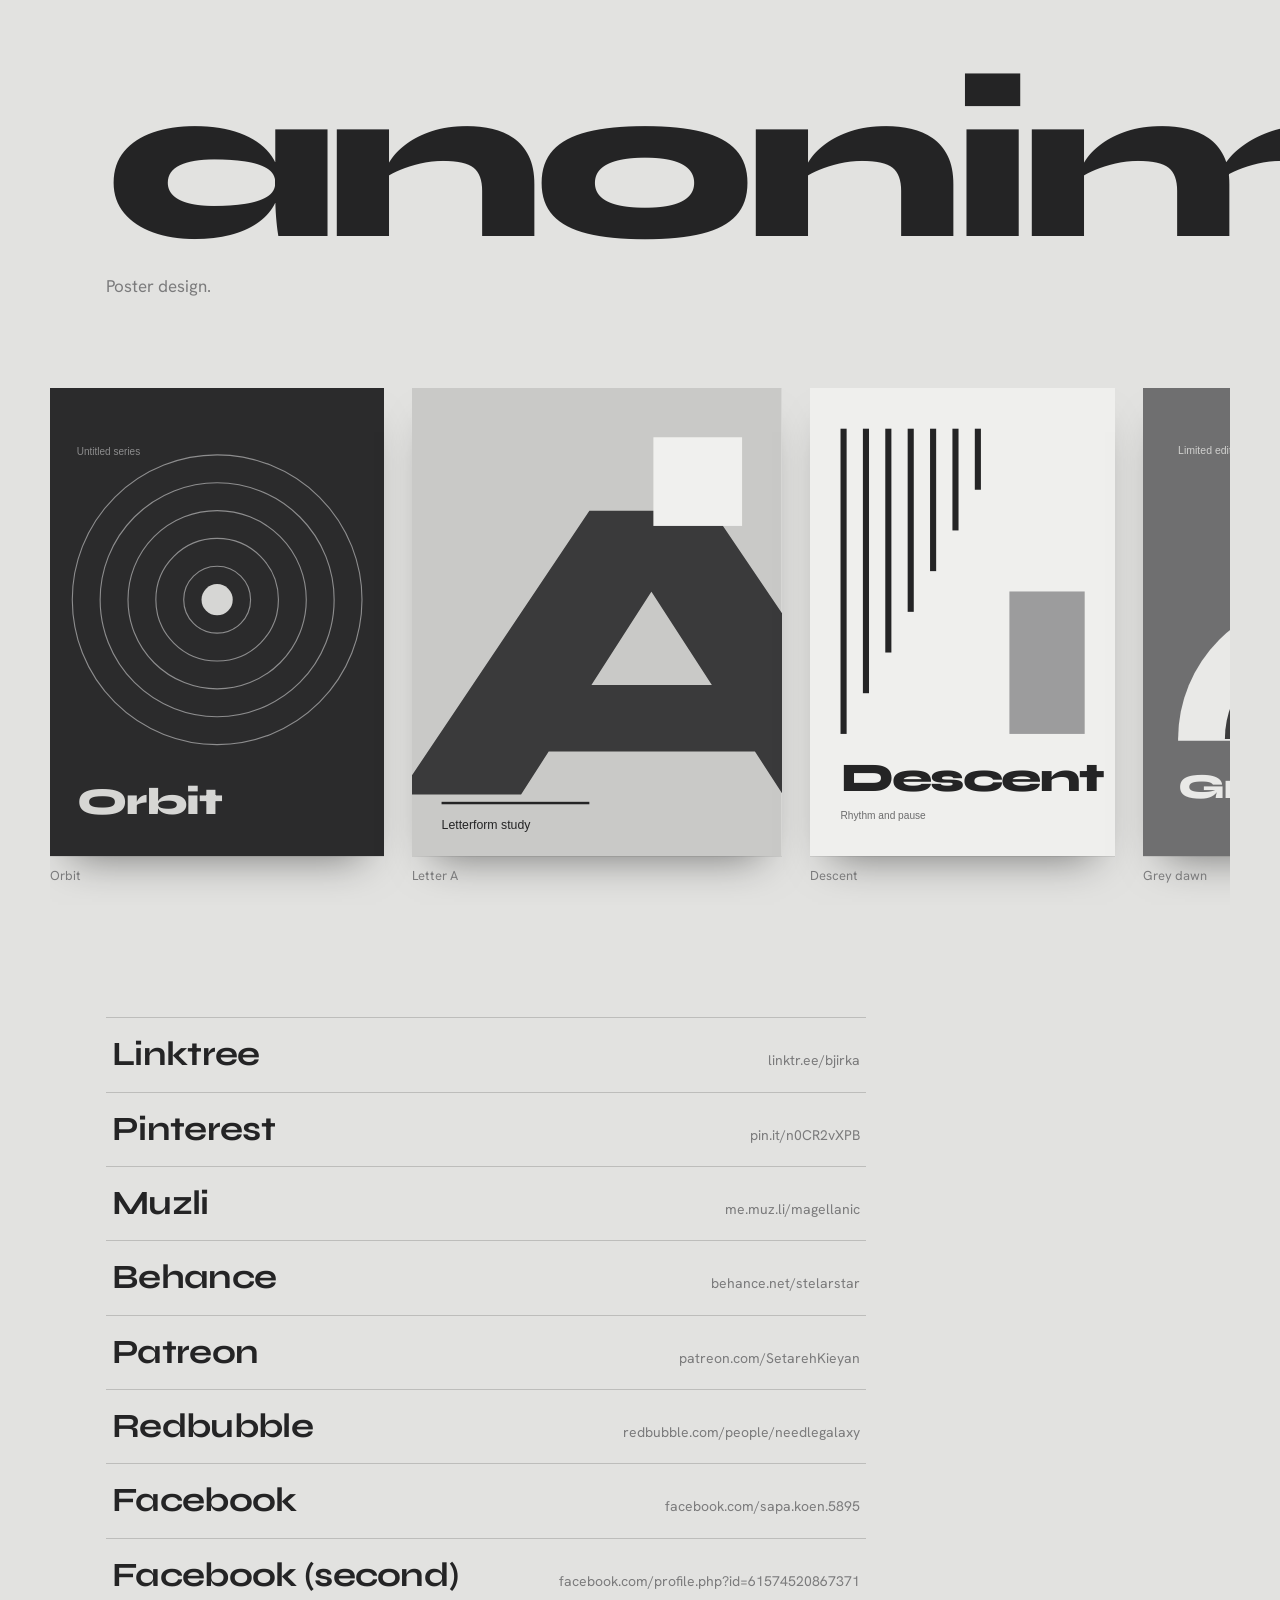
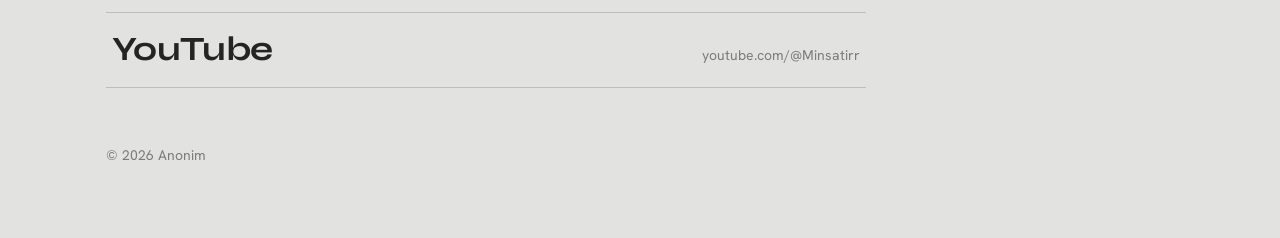
<file: index.html>
<!DOCTYPE html>
<html lang="en">
<head>
<meta charset="utf-8">
<meta name="viewport" content="width=device-width, initial-scale=1, viewport-fit=cover">
<title>Anonim — Poster Design</title>
<link rel="icon" href="data:image/svg+xml,%3Csvg xmlns=%27http://www.w3.org/2000/svg%27 viewBox=%270 0 32 32%27%3E%3Crect width=%2732%27 height=%2732%27 fill=%27%23242425%27/%3E%3Ccircle cx=%2716%27 cy=%2716%27 r=%276%27 fill=%27%23dcdcda%27/%3E%3C/svg%3E">
<link rel="preconnect" href="https://fonts.googleapis.com">
<link rel="preconnect" href="https://fonts.gstatic.com" crossorigin>
<link href="https://fonts.googleapis.com/css2?family=Syne:wght@700;800&family=Hanken+Grotesk:wght@400;500&display=swap" rel="stylesheet">
<style>
:root{--bg:#e2e2e0;--ink:#242425;--mute:#7b7b7c;--line:#bdbdbb;--hover:#242425;--hoverInk:#e2e2e0;box-sizing:border-box;padding-top:env(safe-area-inset-top,0px);padding-bottom:env(safe-area-inset-bottom,0px)}
@media (prefers-color-scheme:dark){:root:not([data-theme="light"]){--bg:#1c1c1d;--ink:#dcdcda;--mute:#88888a;--line:#3a3a3c;--hover:#dcdcda;--hoverInk:#1c1c1d}}
:root[data-theme="dark"]{--bg:#1c1c1d;--ink:#dcdcda;--mute:#88888a;--line:#3a3a3c;--hover:#dcdcda;--hoverInk:#1c1c1d}
html{scroll-padding-top:env(safe-area-inset-top,0px)}
*,*::before,*::after{box-sizing:border-box}
body{margin:0;background:var(--bg);color:var(--ink);font:400 17px/1.6 "Hanken Grotesk",system-ui,sans-serif;-webkit-font-smoothing:antialiased}
a{color:inherit;text-decoration:none}
a:focus-visible{outline:2px solid var(--ink);outline-offset:3px}
.wrap{max-width:1180px;margin:0 auto;padding:clamp(28px,6vw,72px) clamp(20px,5vw,56px)}
header{display:flex;flex-direction:column;gap:14px;margin-bottom:clamp(36px,7vw,88px)}
h1{font:800 clamp(64px,17vw,220px)/.86 Syne,"Helvetica Neue",Arial,sans-serif;letter-spacing:-.045em;margin:0;text-transform:lowercase}
header p{margin:0;color:var(--mute);max-width:34ch}
.rail{display:flex;align-items:flex-end;gap:clamp(14px,2.4vw,28px);overflow-x:auto;scroll-snap-type:x proximity;margin:0 calc(-1 * clamp(20px,5vw,56px));padding:0 clamp(20px,5vw,56px) 18px;scrollbar-width:thin;scrollbar-color:var(--line) transparent}
.p{flex:0 0 auto;scroll-snap-align:start;margin:0;opacity:0;transform:translateY(24px);animation:in .8s cubic-bezier(.2,.7,.2,1) forwards}
.p:nth-child(2){animation-delay:.08s}.p:nth-child(3){animation-delay:.16s}.p:nth-child(4){animation-delay:.24s}.p:nth-child(5){animation-delay:.32s}.p:nth-child(6){animation-delay:.4s}
@keyframes in{to{opacity:1;transform:none}}
.p svg{display:block;height:clamp(300px,52vh,470px);width:auto;box-shadow:0 1px 0 rgba(0,0,0,.08),0 22px 40px -22px rgba(0,0,0,.5)}
.p figcaption{font-size:13px;color:var(--mute);margin-top:10px}
.links{margin:clamp(56px,9vw,112px) 0 0;padding:0;list-style:none;max-width:760px}
.links li{border-top:1px solid var(--line)}
.links li:last-child{border-bottom:1px solid var(--line)}
.links a{display:flex;justify-content:space-between;align-items:baseline;gap:20px;padding:18px 6px;font:700 clamp(22px,3.6vw,34px)/1.1 Syne,Arial,sans-serif;letter-spacing:-.02em;transition:background .2s,color .2s,padding .2s}
.links a span{font:400 14px "Hanken Grotesk",sans-serif;letter-spacing:0;color:var(--mute);text-align:right;transition:color .2s}
.links a:hover,.links a:focus-visible{background:var(--hover);color:var(--hoverInk);padding-left:18px;padding-right:18px}
.links a:hover span,.links a:focus-visible span{color:var(--hoverInk)}
footer{margin-top:56px;color:var(--mute);font-size:14px}
@media (prefers-reduced-motion:reduce){.p{animation:none;opacity:1;transform:none}.links a{transition:none}}
@media (max-width:520px){.links a span{display:none}}
</style>
</head>
<body>
<div class="wrap">
<header>
<h1>Anonim</h1>
<p>Poster design.</p>
</header>

<div class="rail" role="list" aria-label="Poster samples">

<figure class="p" role="listitem"><svg viewBox="0 0 300 420" width="300" height="420" role="img" aria-label="Concentric circles poster">
<rect width="300" height="420" fill="#2b2b2c"/>
<g fill="none" stroke="#8d8d8e" stroke-width="1"><circle cx="150" cy="190" r="30"/><circle cx="150" cy="190" r="55"/><circle cx="150" cy="190" r="80"/><circle cx="150" cy="190" r="105"/><circle cx="150" cy="190" r="130"/></g>
<circle cx="150" cy="190" r="14" fill="#d6d6d4"/>
<text x="24" y="382" font-family="Syne,Arial" font-weight="800" font-size="34" fill="#d6d6d4" letter-spacing="-1">Orbit</text>
<text x="24" y="60" font-family="Arial" font-size="9" fill="#8d8d8e">Untitled series</text></svg><figcaption>Orbit</figcaption></figure>

<figure class="p" role="listitem"><svg viewBox="0 0 300 380" width="300" height="380" role="img" aria-label="Large letterform poster">
<rect width="300" height="380" fill="#c9c9c7"/>
<text x="-14" y="330" font-family="Syne,Arial" font-weight="800" font-size="360" fill="#3a3a3b" letter-spacing="-20">A</text>
<rect x="196" y="40" width="72" height="72" fill="#f0f0ee"/>
<rect x="24" y="336" width="120" height="2" fill="#242425"/>
<text x="24" y="358" font-family="Arial" font-size="10" fill="#242425">Letterform study</text></svg><figcaption>Letter A</figcaption></figure>

<figure class="p" role="listitem"><svg viewBox="0 0 300 460" width="300" height="460" role="img" aria-label="Vertical lines poster">
<rect width="300" height="460" fill="#efefed"/>
<g fill="#242425"><rect x="30" y="40" width="6" height="300"/><rect x="52" y="40" width="6" height="260"/><rect x="74" y="40" width="6" height="220"/><rect x="96" y="40" width="6" height="180"/><rect x="118" y="40" width="6" height="140"/><rect x="140" y="40" width="6" height="100"/><rect x="162" y="40" width="6" height="60"/></g>
<rect x="196" y="200" width="74" height="140" fill="#9c9c9d"/>
<text x="30" y="396" font-family="Syne,Arial" font-weight="800" font-size="40" fill="#242425" letter-spacing="-1.5">Descent</text>
<text x="30" y="424" font-family="Arial" font-size="10" fill="#6b6b6c">Rhythm and pause</text></svg><figcaption>Descent</figcaption></figure>

<figure class="p" role="listitem"><svg viewBox="0 0 300 400" width="300" height="400" role="img" aria-label="Half circles poster">
<rect width="300" height="400" fill="#6f6f70"/>
<path d="M30 300a120 120 0 0 1 240 0z" fill="#e9e9e7"/>
<path d="M70 300a80 80 0 0 1 160 0z" fill="#3c3c3d"/>
<path d="M110 300a40 40 0 0 1 80 0z" fill="#b5b5b4"/>
<rect x="30" y="300" width="240" height="1.5" fill="#e9e9e7"/>
<text x="30" y="350" font-family="Syne,Arial" font-weight="800" font-size="30" fill="#e9e9e7" letter-spacing="-1">Grey dawn</text>
<text x="30" y="56" font-family="Arial" font-size="9" fill="#d0d0ce">Limited edition print</text></svg><figcaption>Grey dawn</figcaption></figure>

<figure class="p" role="listitem"><svg viewBox="0 0 300 440" width="300" height="440" role="img" aria-label="Halftone dots poster">
<defs><pattern id="d" width="14" height="14" patternUnits="userSpaceOnUse"><circle cx="7" cy="7" r="4.6" fill="#242425"/></pattern>
<pattern id="d2" width="14" height="14" patternUnits="userSpaceOnUse"><circle cx="7" cy="7" r="2" fill="#242425"/></pattern>
<pattern id="d3" width="14" height="14" patternUnits="userSpaceOnUse"><circle cx="7" cy="7" r="6.4" fill="#242425"/></pattern></defs>
<rect width="300" height="440" fill="#d3d3d1"/>
<rect x="24" y="24" width="252" height="90" fill="url(#d2)"/>
<rect x="24" y="114" width="252" height="90" fill="url(#d)"/>
<rect x="24" y="204" width="252" height="90" fill="url(#d3)"/>
<text x="24" y="352" font-family="Syne,Arial" font-weight="800" font-size="46" fill="#242425" letter-spacing="-2">Press</text>
<text x="24" y="382" font-family="Arial" font-size="10" fill="#4b4b4c">Print texture experiment</text></svg><figcaption>Press</figcaption></figure>

<figure class="p" role="listitem"><svg viewBox="0 0 300 390" width="300" height="390" role="img" aria-label="Diagonal poster">
<rect width="300" height="390" fill="#f4f4f2"/>
<polygon points="0,0 300,0 300,190 0,300" fill="#4a4a4b"/>
<polygon points="0,300 300,190 300,270 0,390" fill="#a9a9a8"/>
<circle cx="220" cy="90" r="34" fill="#f4f4f2"/>
<text x="26" y="352" font-family="Syne,Arial" font-weight="800" font-size="28" fill="#242425" letter-spacing="-1">Slant</text>
<text x="26" y="52" font-family="Arial" font-size="9" fill="#d0d0ce">Composition poster</text></svg><figcaption>Slant</figcaption></figure>

</div>

<ul class="links">
<li><a href="https://linktr.ee/bjirka" target="_blank" rel="noopener">Linktree<span>linktr.ee/bjirka</span></a></li>
<li><a href="https://pin.it/n0CR2vXPB" target="_blank" rel="noopener">Pinterest<span>pin.it/n0CR2vXPB</span></a></li>
<li><a href="https://me.muz.li/magellanic" target="_blank" rel="noopener">Muzli<span>me.muz.li/magellanic</span></a></li>
<li><a href="https://www.behance.net/stelarstar" target="_blank" rel="noopener">Behance<span>behance.net/stelarstar</span></a></li>
<li><a href="https://patreon.com/SetarehKieyan?utm_medium=unknown&amp;utm_source=join_link&amp;utm_campaign=creatorshare_creator&amp;utm_content=copyLink" target="_blank" rel="noopener">Patreon<span>patreon.com/SetarehKieyan</span></a></li>
<li><a href="http://www.redbubble.com/people/needlegalaxy" target="_blank" rel="noopener">Redbubble<span>redbubble.com/people/needlegalaxy</span></a></li>
<li><a href="https://www.facebook.com/sapa.koen.5895" target="_blank" rel="noopener">Facebook<span>facebook.com/sapa.koen.5895</span></a></li>
<li><a href="https://www.facebook.com/profile.php?id=61574520867371" target="_blank" rel="noopener">Facebook (second)<span>facebook.com/profile.php?id=61574520867371</span></a></li>
<li><a href="https://www.youtube.com/@Minsatirr" target="_blank" rel="noopener">YouTube<span>youtube.com/@Minsatirr</span></a></li>
</ul>

<footer>© 2026 Anonim</footer>
</div>
</body>
</html>
</file>
